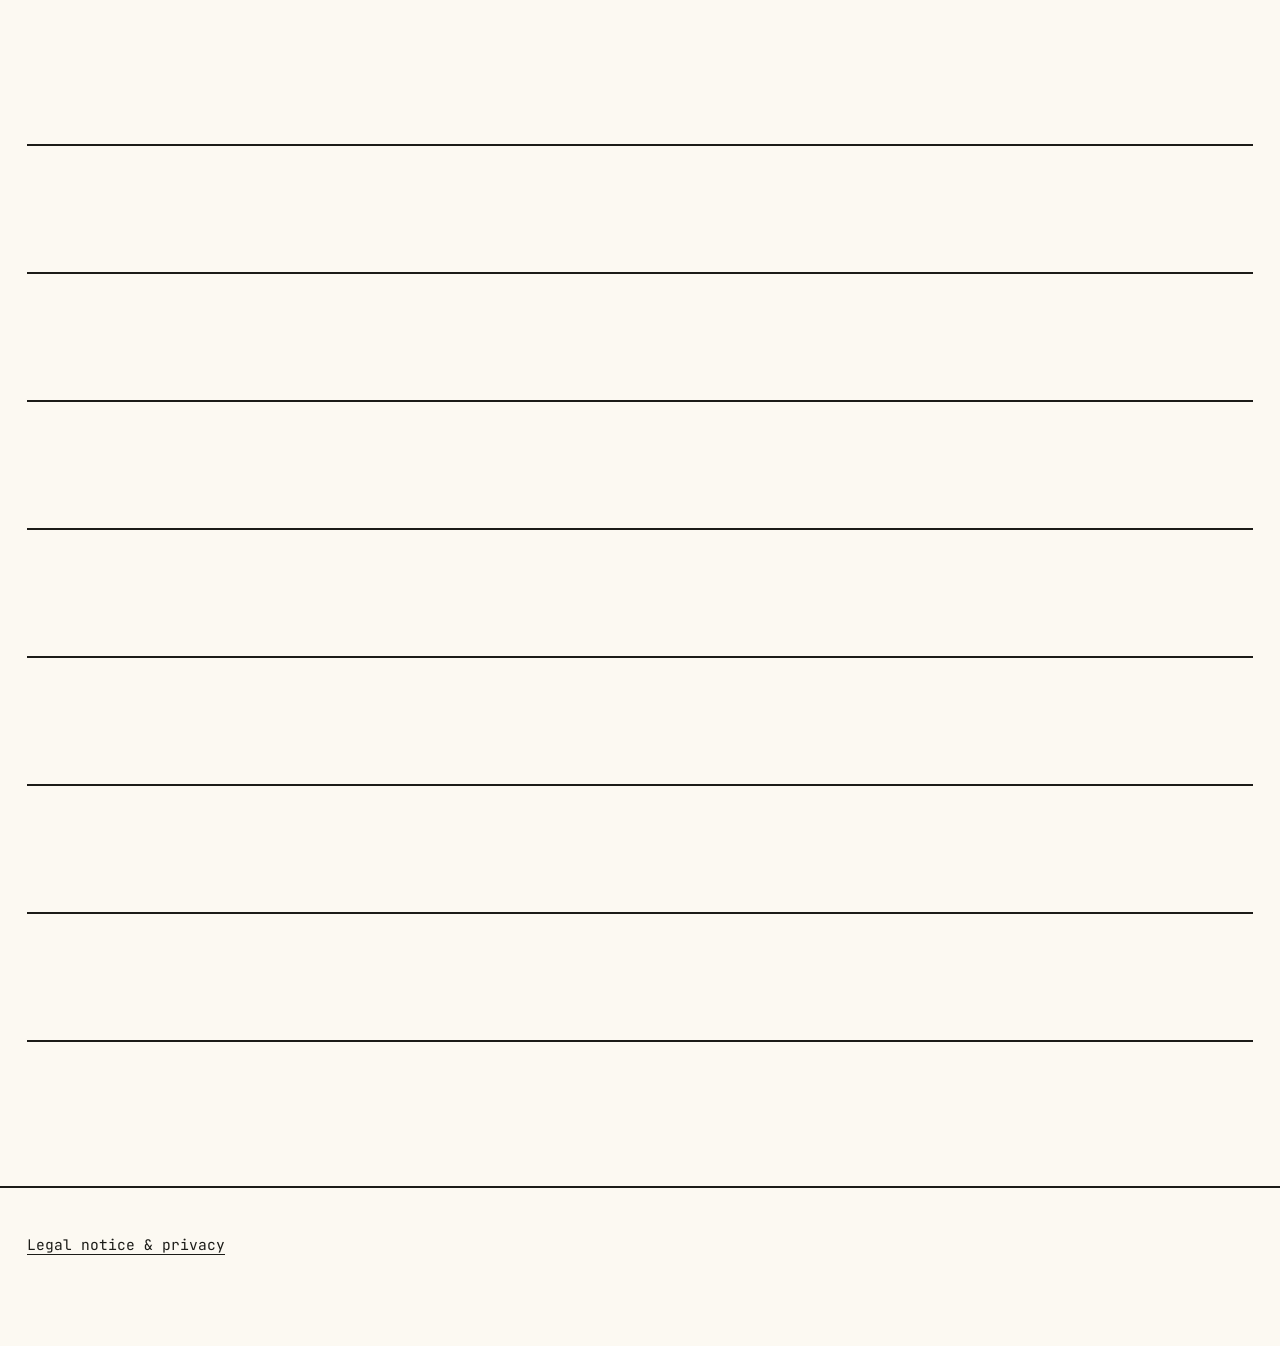
<file: site/index.html>
<!doctype html>
<html lang="en">
  <head>
    <meta charset="utf-8">
    <meta name="viewport" content="width=device-width, initial-scale=1">
    <title>Portfolio</title>
    <meta name="description" content="Personal portfolio: who I am, what I built, where to find me.">
    <link rel="icon" href="assets/favicon.svg" type="image/svg+xml">
    <link rel="stylesheet" href="assets/styles.css">
    <script type="module" src="assets/main.js"></script>
  </head>
  <body>
    <div id="progress" aria-hidden="true"></div>
    <main>
      <header id="bio" class="section"></header>
      <section id="cv" class="section"></section>
      <section id="events" class="section"></section>
      <section id="links" class="section"></section>
      <section id="certifications" class="section"></section>
      <section id="courses" class="section"></section>
      <section id="projects" class="section"></section>
      <section id="stats" class="section"></section>
      <section id="now" class="section"></section>
    </main>
    <footer>
      <a href="privacy.html">Legal notice &amp; privacy</a>
      <div id="colophon"></div>
    </footer>
  </body>
</html>
</file>
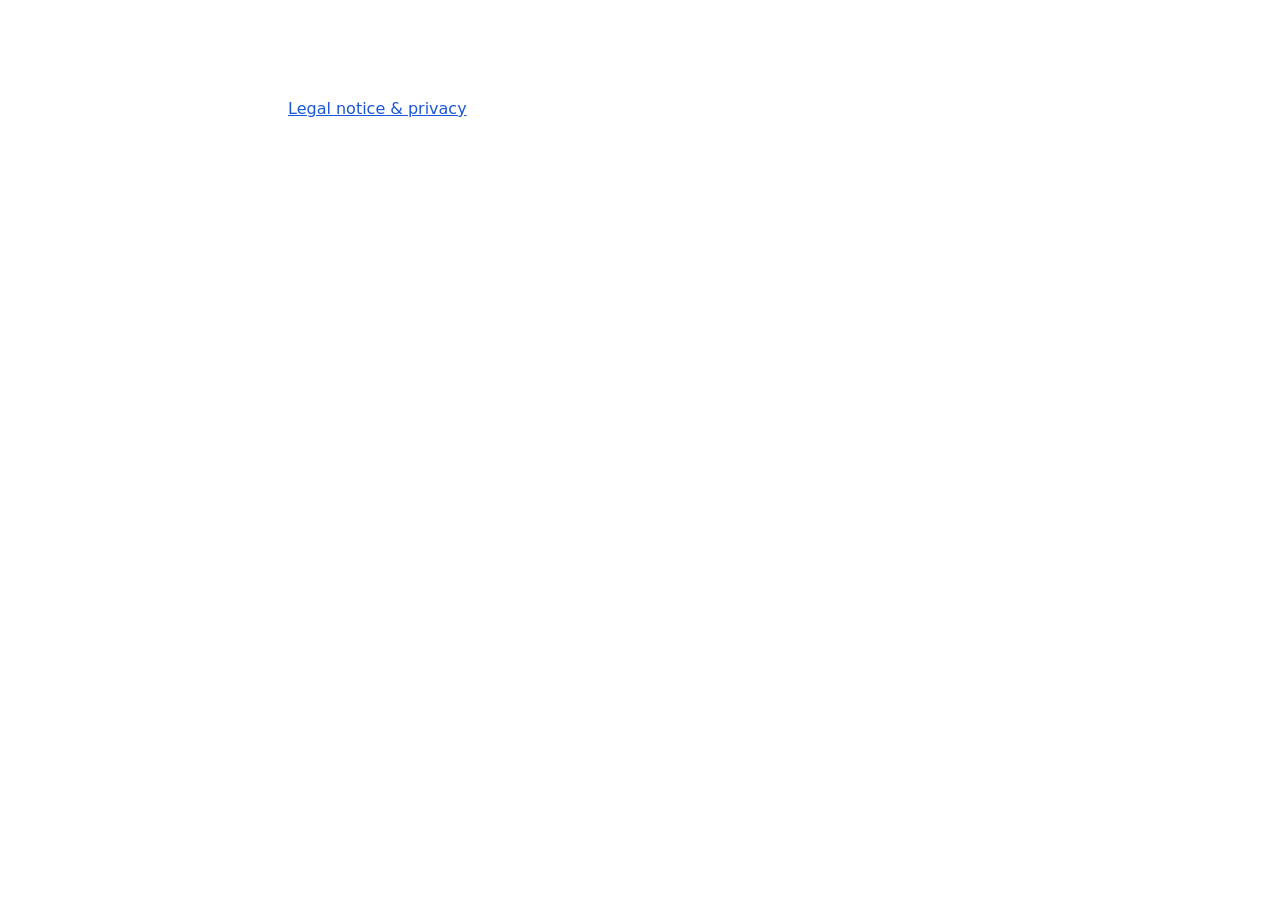
<file: checkpoints/analyst/site/index.html>
<!doctype html>
<html lang="en">
  <head>
    <meta charset="utf-8">
    <meta name="viewport" content="width=device-width, initial-scale=1">
    <title>Portfolio</title>
    <meta name="description" content="Personal portfolio: who I am, what I built, where to find me.">
    <link rel="icon" href="assets/favicon.svg" type="image/svg+xml">
    <link rel="stylesheet" href="assets/styles.css">
    <script type="module" src="assets/main.js"></script>
  </head>
  <body>
    <main>
      <header id="bio" class="section"></header>
      <section id="stats" class="section"></section>
      <section id="now" class="section"></section>
      <section id="projects" class="section"></section>
      <section id="events" class="section"></section>
      <section id="certifications" class="section"></section>
      <section id="courses" class="section"></section>
      <section id="links" class="section"></section>
      <section id="cv" class="section"></section>
    </main>
    <footer>
      <a href="privacy.html">Legal notice &amp; privacy</a>
      <div id="colophon"></div>
    </footer>
  </body>
</html>
</file>
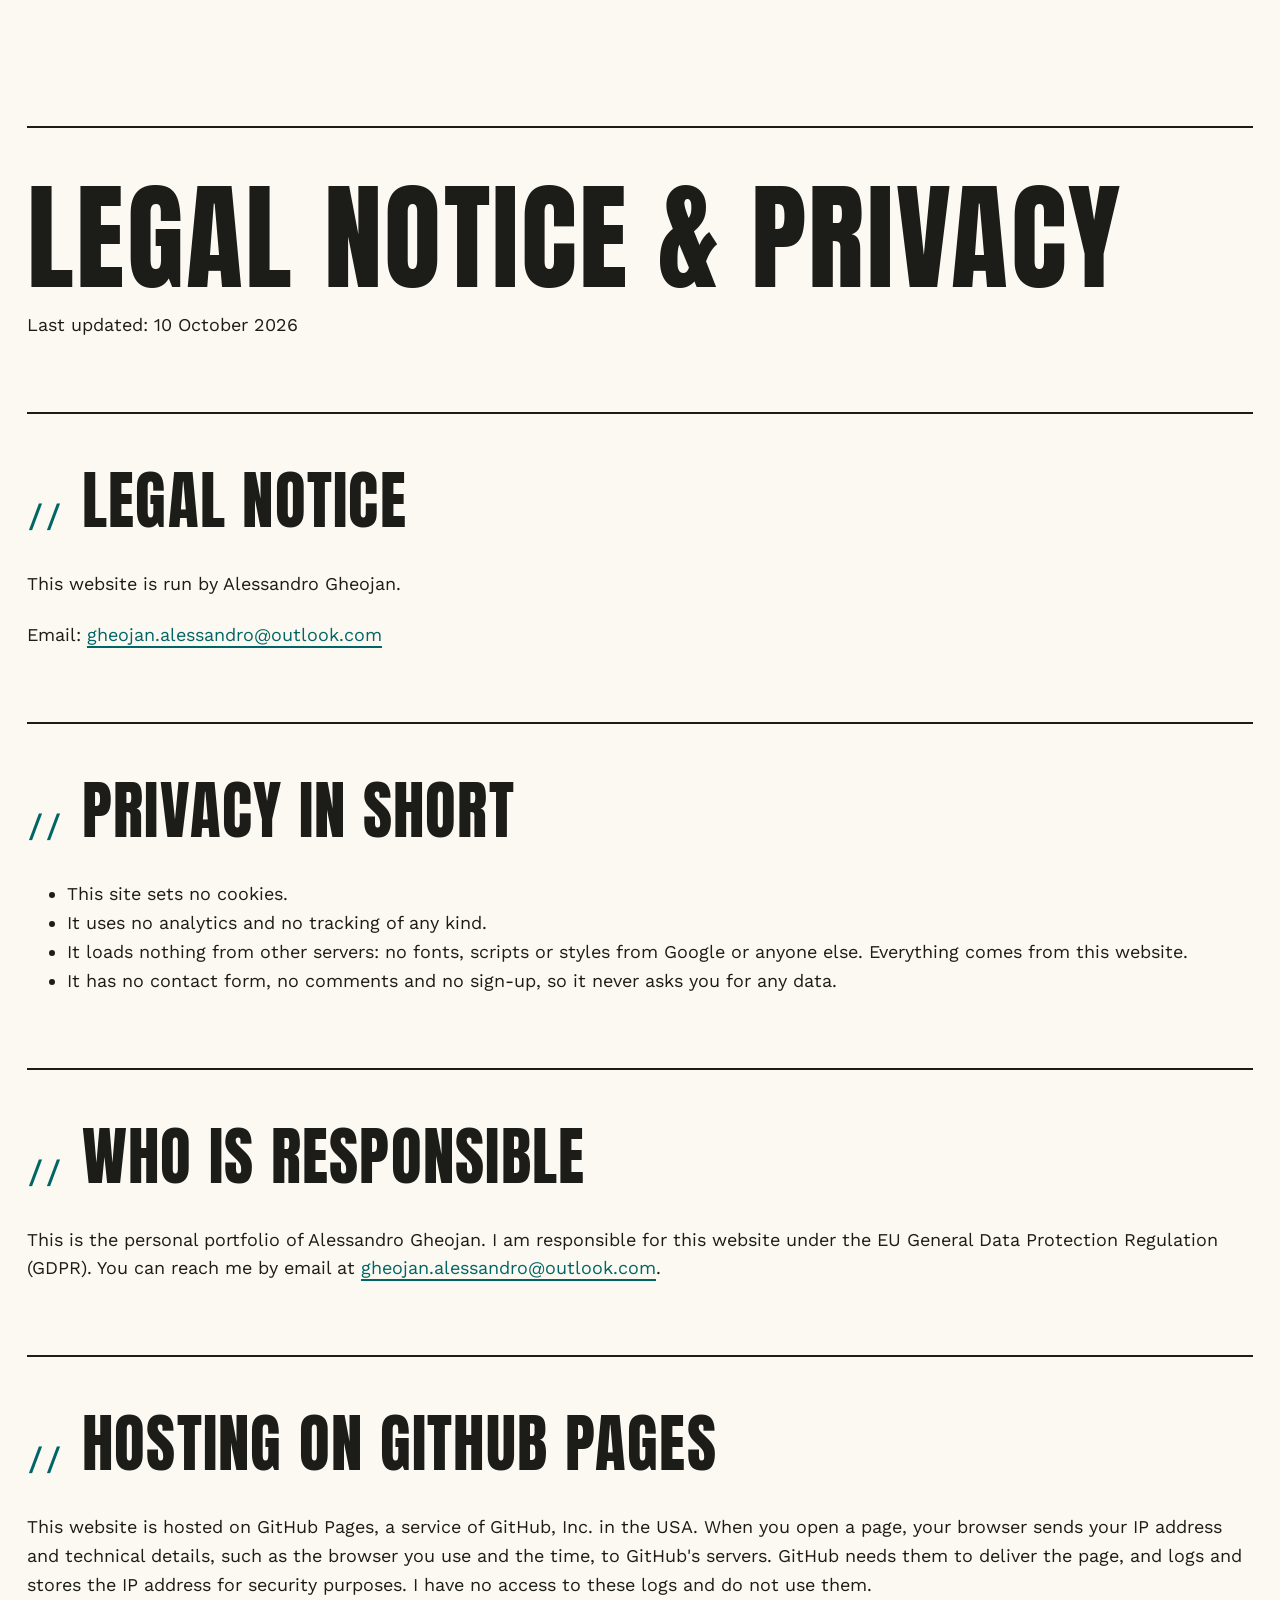
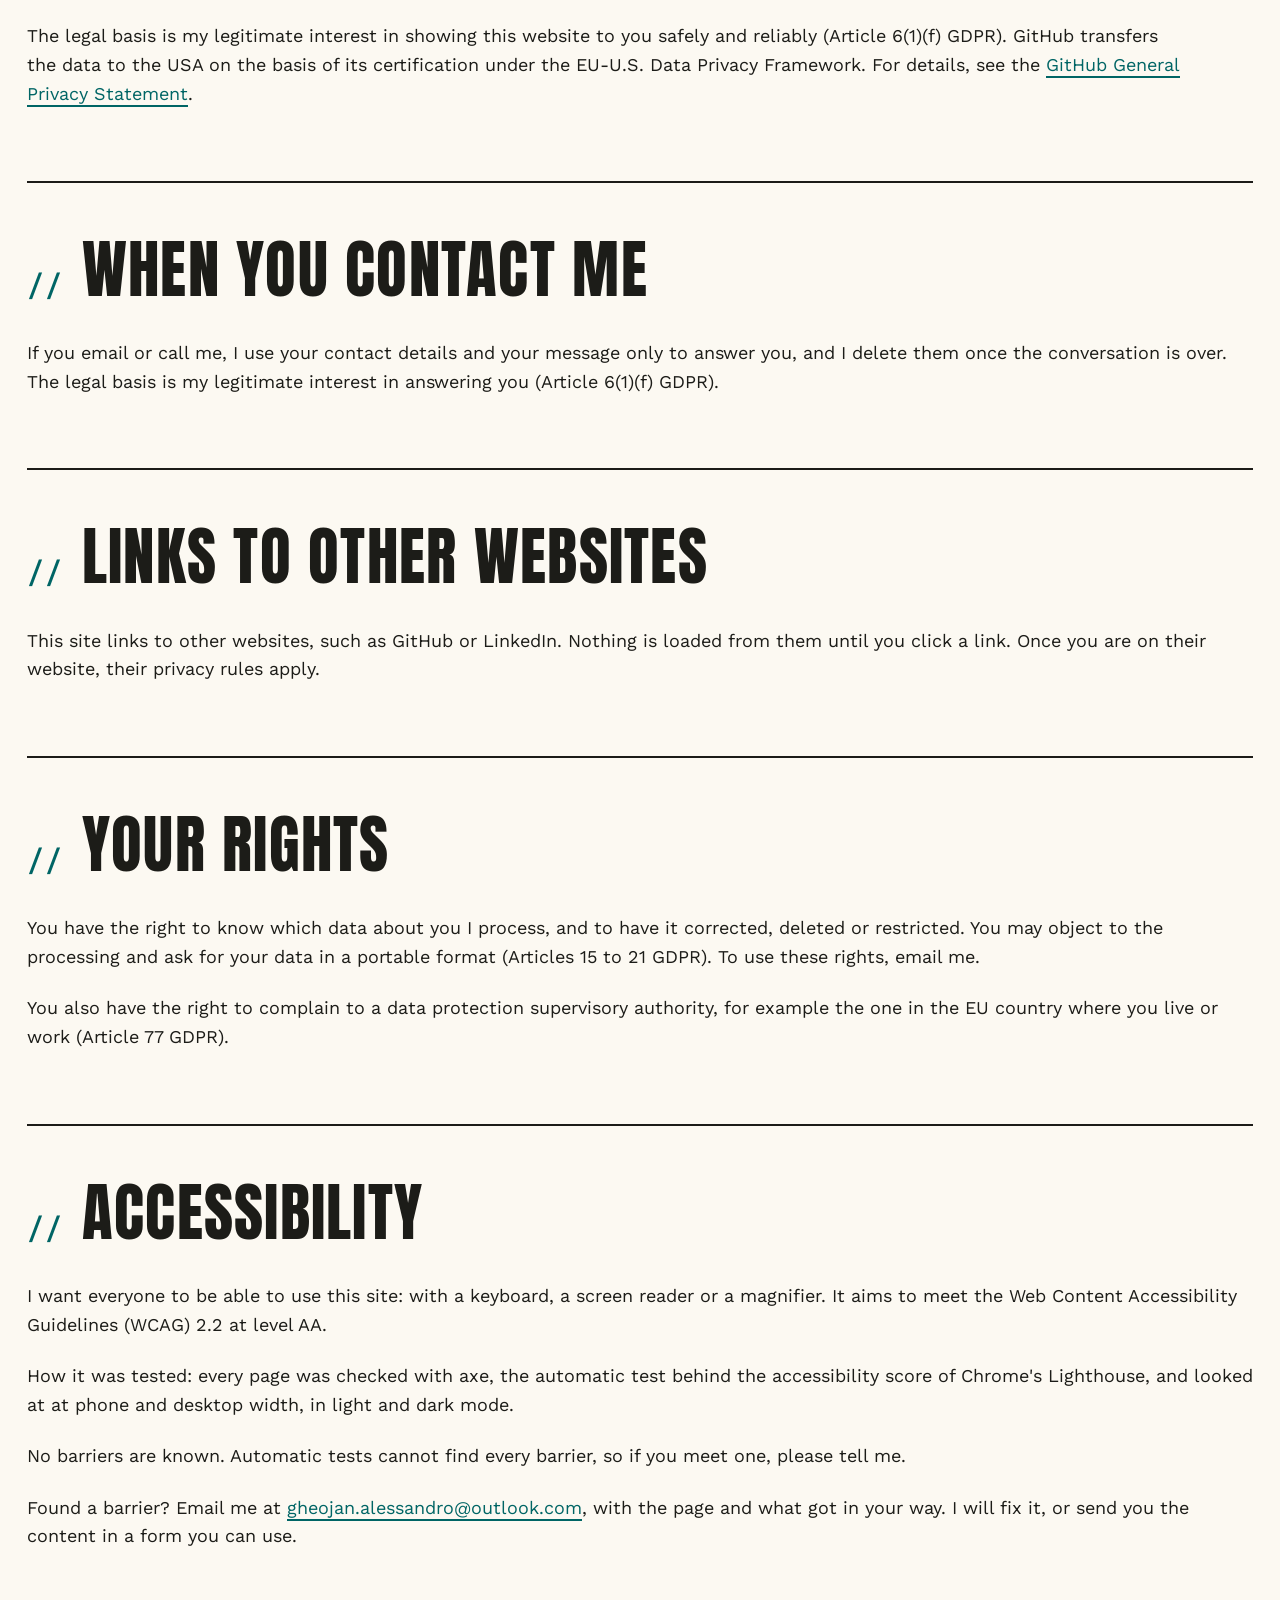
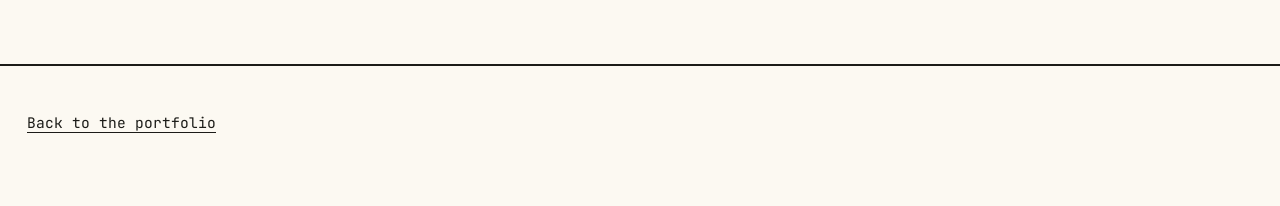
<file: site/privacy.html>
<!doctype html>
<html lang="en">
  <head>
    <meta charset="utf-8">
    <meta name="viewport" content="width=device-width, initial-scale=1">
    <title>Legal notice &amp; privacy · Alessandro Gheojan</title>
    <meta name="description" content="Who runs this portfolio site, how it handles your data, and how accessible it is.">
    <link rel="icon" href="assets/favicon.svg" type="image/svg+xml">
    <link rel="stylesheet" href="assets/styles.css">
  </head>
  <body>
    <main>
      <header class="section">
        <h1>Legal notice &amp; privacy</h1>
        <p>Last updated: 10 October 2026</p>
      </header>

      <section class="section" id="legal-notice">
        <h2>Legal notice</h2>
        <p>This website is run by Alessandro Gheojan.</p>
        <p>Email: <a href="mailto:gheojan.alessandro@outlook.com">gheojan.alessandro@outlook.com</a></p>
      </section>

      <section class="section" id="privacy">
        <h2>Privacy in short</h2>
        <ul>
          <li>This site sets no cookies.</li>
          <li>It uses no analytics and no tracking of any kind.</li>
          <li>It loads nothing from other servers: no fonts, scripts or styles from Google or anyone else. Everything comes from this website.</li>
          <li>It has no contact form, no comments and no sign-up, so it never asks you for any data.</li>
        </ul>
      </section>

      <section class="section">
        <h2>Who is responsible</h2>
        <p>This is the personal portfolio of Alessandro Gheojan. I am responsible for this website under the EU General Data Protection Regulation (GDPR). You can reach me by email at <a href="mailto:gheojan.alessandro@outlook.com">gheojan.alessandro@outlook.com</a>.</p>
      </section>

      <section class="section">
        <h2>Hosting on GitHub Pages</h2>
        <p>This website is hosted on GitHub Pages, a service of GitHub, Inc. in the USA. When you open a page, your browser sends your IP address and technical details, such as the browser you use and the time, to GitHub's servers. GitHub needs them to deliver the page, and logs and stores the IP address for security purposes. I have no access to these logs and do not use them.</p>
        <p>The legal basis is my legitimate interest in showing this website to you safely and reliably (Article 6(1)(f) GDPR). GitHub transfers the data to the USA on the basis of its certification under the EU-U.S. Data Privacy Framework. For details, see the <a href="https://docs.github.com/en/site-policy/privacy-policies/github-general-privacy-statement">GitHub General Privacy Statement</a>.</p>
      </section>

      <section class="section">
        <h2>When you contact me</h2>
        <p>If you email or call me, I use your contact details and your message only to answer you, and I delete them once the conversation is over. The legal basis is my legitimate interest in answering you (Article 6(1)(f) GDPR).</p>
      </section>

      <section class="section">
        <h2>Links to other websites</h2>
        <p>This site links to other websites, such as GitHub or LinkedIn. Nothing is loaded from them until you click a link. Once you are on their website, their privacy rules apply.</p>
      </section>

      <section class="section">
        <h2>Your rights</h2>
        <p>You have the right to know which data about you I process, and to have it corrected, deleted or restricted. You may object to the processing and ask for your data in a portable format (Articles 15 to 21 GDPR). To use these rights, email me.</p>
        <p>You also have the right to complain to a data protection supervisory authority, for example the one in the EU country where you live or work (Article 77 GDPR).</p>
      </section>

      <section class="section" id="accessibility">
        <h2>Accessibility</h2>
        <p>I want everyone to be able to use this site: with a keyboard, a screen reader or a magnifier. It aims to meet the Web Content Accessibility Guidelines (WCAG) 2.2 at level AA.</p>
        <p>How it was tested: every page was checked with axe, the automatic test behind the accessibility score of Chrome's Lighthouse, and looked at at phone and desktop width, in light and dark mode.</p>
        <p>No barriers are known. Automatic tests cannot find every barrier, so if you meet one, please tell me.</p>
        <p>Found a barrier? Email me at <a href="mailto:gheojan.alessandro@outlook.com">gheojan.alessandro@outlook.com</a>, with the page and what got in your way. I will fix it, or send you the content in a form you can use.</p>
      </section>
    </main>
    <footer>
      <a href="./">Back to the portfolio</a>
    </footer>
  </body>
</html>
</file>
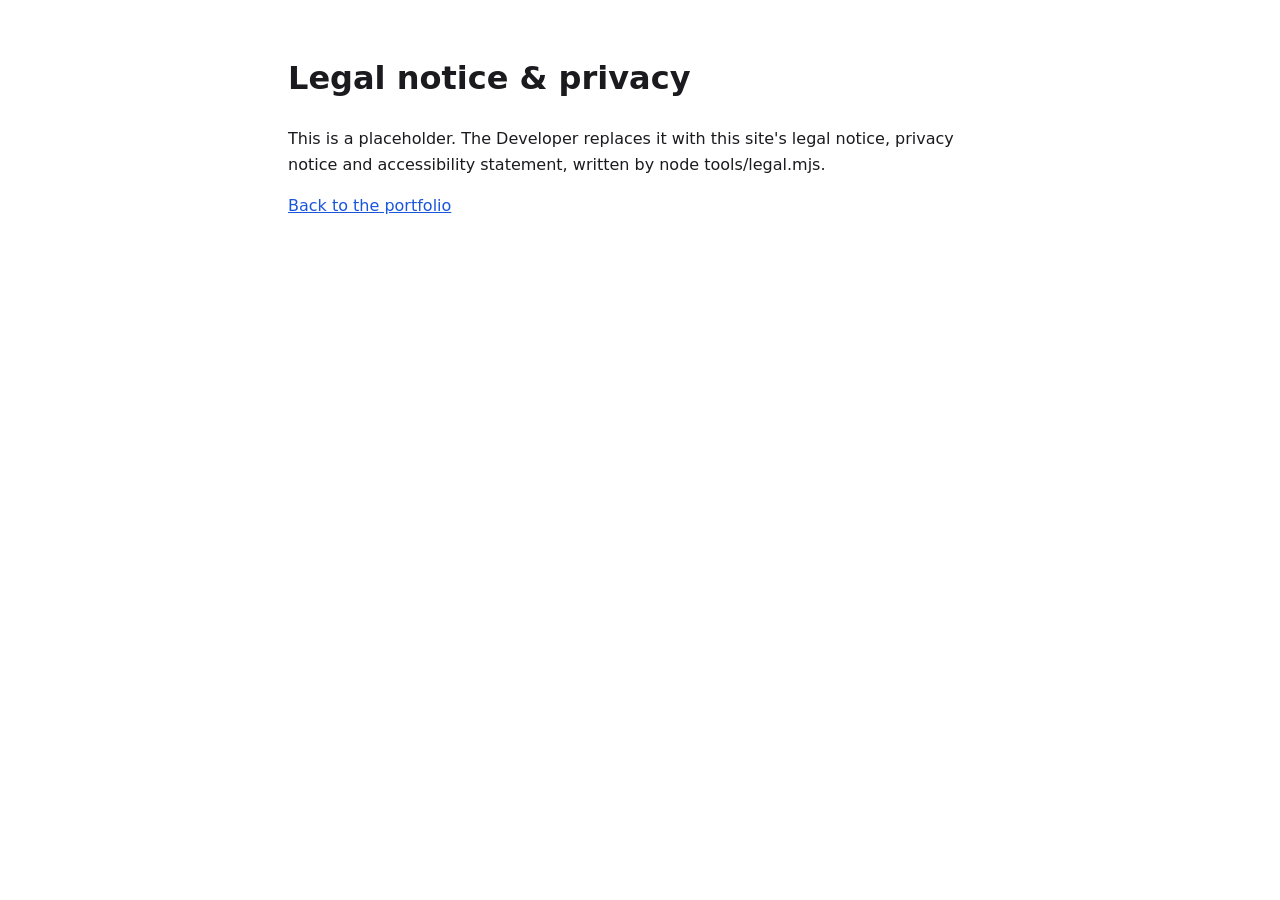
<file: checkpoints/analyst/site/privacy.html>
<!doctype html>
<html lang="en">
  <head>
    <meta charset="utf-8">
    <meta name="viewport" content="width=device-width, initial-scale=1">
    <title>Legal notice &amp; privacy</title>
    <link rel="icon" href="assets/favicon.svg" type="image/svg+xml">
    <link rel="stylesheet" href="assets/styles.css">
  </head>
  <body>
    <main data-placeholder="legal">
      <h1>Legal notice &amp; privacy</h1>
      <p>This is a placeholder. The Developer replaces it with this site's legal notice, privacy notice and accessibility statement, written by node tools/legal.mjs.</p>
      <p><a href="./">Back to the portfolio</a></p>
    </main>
  </body>
</html>
</file>
<file: site/assets/styles.css>
/* Anton 2.116, SIL Open Font License 1.1: fonts/anton/OFL.txt */
@font-face {
  font-family: "Anton";
  font-style: normal;
  font-weight: 400;
  font-display: swap;
  src: url("fonts/anton/anton-latin-400-normal.woff2") format("woff2");
}

/* Work Sans 2.012, SIL Open Font License 1.1: fonts/work-sans/OFL.txt */
@font-face {
  font-family: "Work Sans";
  font-style: normal;
  font-weight: 100 900;
  font-display: swap;
  src: url("fonts/work-sans/work-sans-latin-wght-normal.woff2") format("woff2");
}

/* JetBrains Mono 2.211, SIL Open Font License 1.1: fonts/jetbrains-mono/OFL.txt */
@font-face {
  font-family: "JetBrains Mono";
  font-style: normal;
  font-weight: 100 800;
  font-display: swap;
  src: url("fonts/jetbrains-mono/jetbrains-mono-latin-wght-normal.woff2") format("woff2");
}

:root {
  color-scheme: light dark;
  --background: light-dark(#fcf9f2, #121515);
  --surface: light-dark(#f6f3ec, #1c2222);
  --text: light-dark(#1c1c18, #f3f0e9);
  --muted: light-dark(#5f5e5e, #9c9b98);
  --accent: light-dark(#006565, #76d6d5);
  --on-accent: light-dark(#ffffff, #002020);

  --font-headings: "Anton", Impact, "Arial Narrow", sans-serif;
  --font-body: "Work Sans", system-ui, sans-serif;
  --font-details: "JetBrains Mono", ui-monospace, Menlo, Consolas, monospace;

  font-family: var(--font-body);
  font-size: 1.125rem;
  line-height: 1.6;
  color: var(--text);
  background-color: var(--background);
  accent-color: var(--accent);
}

/* Cross-document view transition to/from privacy.html */
@media (prefers-reduced-motion: no-preference) {
  @view-transition {
    navigation: auto;
  }
}

/* Reset & Base Elements */
*,
*::before,
*::after {
  box-sizing: border-box;
}

body {
  margin: 0;
  padding: 0;
  background-color: var(--background);
  color: var(--text);
  overflow-wrap: break-word;
}

/* Reading progress line signature */
#progress {
  position: fixed;
  inset-inline-start: 0;
  inset-block-start: 0;
  inline-size: 100%;
  block-size: 4px;
  background-color: var(--accent);
  z-index: 1000;
  transform-origin: 0 50%;
  transform: scaleX(0);
}

@media (prefers-reduced-motion: no-preference) {
  @supports (animation-timeline: scroll()) {
    @keyframes grow-progress {
      from { transform: scaleX(0); }
      to { transform: scaleX(1); }
    }

    #progress {
      animation: grow-progress auto linear;
      animation-timeline: scroll();
    }
  }
}

@media (prefers-reduced-motion: reduce) {
  #progress {
    display: none;
  }
}

/* Page Layout */
main,
footer {
  inline-size: 100%;
  max-inline-size: 72rem;
  margin-inline: auto;
  padding-inline: 1.5rem;
}

main {
  padding-block: 3rem 5rem;
}

/* Section Spacing & 2px Border Dividing Rules */
.section {
  border-block-start: 2px solid var(--text);
  padding-block-start: 3rem;
  margin-block-start: 4rem;
}

#bio.section {
  border-block-start: none;
  padding-block-start: 1rem;
  margin-block-start: 0;
}

/* Headings */
h1, h2, h3, h4 {
  font-family: var(--font-headings);
  font-weight: 400;
  text-transform: uppercase;
  letter-spacing: 0.02em;
  margin-block-start: 0;
  color: var(--text);
  text-wrap: balance;
}

h1 {
  font-size: clamp(3rem, 10vw, 6.5rem);
  line-height: 0.95;
  margin-block-end: 1rem;
  display: flex;
  flex-wrap: wrap;
  align-items: center;
  gap: 1rem;
}

h2 {
  font-size: clamp(2rem, 5vw, 3.5rem);
  line-height: 1.05;
  margin-block-end: 2rem;
  display: flex;
  align-items: baseline;
  gap: 1rem;
}

h2::before {
  content: "// " / "";
  font-family: var(--font-details);
  font-size: 0.45em;
  font-weight: 500;
  letter-spacing: 0.05em;
  color: var(--accent);
}

h3 {
  font-size: 1.5rem;
  line-height: 1.2;
  margin-block-end: 0.75rem;
}

h4 {
  font-size: 1.25rem;
  line-height: 1.25;
  margin-block-end: 0.5rem;
}

p {
  margin-block: 0 1.25rem;
  text-wrap: pretty;
}

/* Links & Focus States */
a {
  color: var(--accent);
  text-decoration-thickness: 2px;
  text-underline-offset: 0.25em;
  transition: color 150ms ease-out, background-color 150ms ease-out;
}

a:hover {
  background-color: color-mix(in srgb, var(--accent) 15%, transparent);
}

:where(a, button):focus-visible {
  outline: 2px solid var(--accent);
  outline-offset: 3px;
}

/* Monospace Details & Periods */
.headline {
  font-size: 1.25rem;
  font-weight: 500;
  color: var(--muted);
  margin-block-end: 2rem;
  max-inline-size: 48rem;
}

.period,
.credential-id,
time,
.fact-label {
  font-family: var(--font-details);
  font-size: 0.8125rem;
  letter-spacing: 0.05em;
}

.period {
  color: var(--muted);
  margin-block-end: 0.75rem;
  text-transform: uppercase;
}

/* Personal Detail: Gymnastics Rings Badge next to name */
.badge-rings {
  display: inline-block;
  inline-size: 2.25rem;
  block-size: 2.25rem;
  background-color: var(--accent);
  -webkit-mask: url("rings.svg") no-repeat center / contain;
  mask: url("rings.svg") no-repeat center / contain;
  vertical-align: middle;
}

/* Hero First Screen Content */
.pitch {
  font-size: 1.375rem;
  line-height: 1.45;
  font-weight: 500;
  color: var(--text);
  border-inline-start: 4px solid var(--accent);
  padding-inline-start: 1.25rem;
  margin-block: 2rem;
  max-inline-size: 54rem;
}

.availability {
  display: inline-block;
  background-color: var(--surface);
  border: 2px solid var(--text);
  padding: 1rem 1.25rem;
  font-weight: 500;
  margin-block: 1rem 2rem;
}

.availability a {
  display: inline-block;
  background-color: var(--accent);
  color: var(--on-accent);
  padding: 0.4rem 0.9rem;
  margin-inline-start: 0.75rem;
  text-decoration: none;
  font-family: var(--font-details);
  font-size: 0.875rem;
  letter-spacing: 0.05em;
  text-transform: uppercase;
  font-weight: 700;
}

.availability a:hover {
  background-color: var(--text);
  color: var(--background);
}

.facts {
  display: flex;
  flex-wrap: wrap;
  gap: 0.75rem 1.5rem;
  list-style: none;
  padding: 0;
  margin-block: 0 2rem;
  font-family: var(--font-details);
  font-size: 0.875rem;
}

.facts li {
  background-color: var(--surface);
  border: 1px solid var(--text);
  padding: 0.4rem 0.75rem;
}

.fact-label {
  color: var(--muted);
  text-transform: uppercase;
  margin-inline-end: 0.4rem;
}

/* CV Lists (Experience & Education) */
.cv-list {
  list-style: none;
  padding: 0;
  margin: 0;
  display: grid;
  grid-template-columns: 1fr;
  gap: 1.5rem;
  margin-block-end: 3rem;
}

@media (min-width: 48rem) {
  .cv-list {
    grid-template-columns: repeat(2, 1fr);
  }
}

.cv-list li {
  background-color: var(--surface);
  border: 2px solid var(--text);
  padding: 1.5rem;
}

.cv-list h4 {
  font-family: var(--font-headings);
  font-size: 1.25rem;
  margin-block-end: 0.4rem;
}

/* Skills: Technical block banners */
.skills {
  list-style: none;
  padding: 0;
  margin: 0;
  display: flex;
  flex-wrap: wrap;
  gap: 0.5rem;
  margin-block-end: 2rem;
}

.skills li {
  font-family: var(--font-details);
  font-size: 0.875rem;
  font-weight: 600;
  letter-spacing: 0.04em;
  background-color: var(--surface);
  border: 2px solid var(--text);
  padding: 0.4rem 0.8rem;
  color: var(--text);
}

.skills li:hover {
  border-color: var(--accent);
  color: var(--accent);
}

/* Events */
.events {
  list-style: none;
  padding: 0;
  margin: 0;
  display: grid;
  grid-template-columns: 1fr;
  gap: 1.5rem;
  margin-block-end: 2.5rem;
}

.event {
  background-color: var(--surface);
  border: 2px solid var(--text);
  padding: 1.5rem;
}

.event-badge {
  display: flex;
  flex-wrap: wrap;
  align-items: center;
  gap: 0.75rem;
  font-family: var(--font-headings);
  font-size: 1.5rem;
}

.event-badge .role {
  font-family: var(--font-details);
  font-size: 0.75rem;
  font-weight: 700;
  text-transform: uppercase;
  letter-spacing: 0.08em;
  background-color: var(--accent);
  color: var(--on-accent);
  padding: 0.25rem 0.6rem;
  border: 1px solid var(--text);
}

.sessions {
  list-style: none;
  padding: 0;
  margin-block-start: 1rem;
}

.session {
  margin-block-start: 0.5rem;
}

.session-badge {
  display: inline-flex;
  flex-wrap: wrap;
  align-items: center;
  gap: 0.5rem;
  border: 1px solid var(--text);
  background-color: var(--background);
  padding: 0.35rem 0.65rem;
  font-size: 0.9375rem;
}

.session-badge .type {
  font-family: var(--font-details);
  font-size: 0.75rem;
  font-weight: 700;
  text-transform: uppercase;
  letter-spacing: 0.06em;
  color: var(--accent);
}

/* Certifications & Courses */
.certifications {
  list-style: none;
  padding: 0;
  margin: 0;
  display: grid;
  grid-template-columns: 1fr;
  gap: 1.5rem;
  margin-block-end: 2.5rem;
}

@media (min-width: 48rem) {
  .certifications {
    grid-template-columns: repeat(2, 1fr);
  }
}

.certification {
  background-color: var(--surface);
  border: 2px solid var(--text);
  padding: 1.5rem;
}

.certification h3 {
  font-size: 1.25rem;
  margin-block-end: 0.4rem;
}

/* Links (Find Me) */
.links {
  list-style: none;
  padding: 0;
  margin: 0;
  display: flex;
  flex-wrap: wrap;
  gap: 1rem;
}

.links li a {
  display: inline-flex;
  align-items: center;
  gap: 0.5rem;
  font-family: var(--font-details);
  font-size: 1rem;
  font-weight: 600;
  letter-spacing: 0.04em;
  text-transform: uppercase;
  background-color: var(--surface);
  border: 2px solid var(--text);
  color: var(--text);
  padding: 0.75rem 1.25rem;
  text-decoration: none;
}

.links li a::after {
  content: " ↗";
  font-family: system-ui, sans-serif;
  color: var(--accent);
}

.links li a:hover {
  background-color: var(--accent);
  color: var(--on-accent);
  border-color: var(--accent);
}

.links li a:hover::after {
  color: var(--on-accent);
}

/* Projects */
.projects {
  list-style: none;
  padding: 0;
  margin: 0;
  display: grid;
  grid-template-columns: 1fr;
  gap: 1.5rem;
}

@media (min-width: 44rem) {
  .projects {
    grid-template-columns: repeat(2, 1fr);
  }
}

.project {
  background-color: var(--surface);
  border: 2px solid var(--text);
  padding: 1.5rem;
  display: flex;
  flex-direction: column;
}

.project h3 {
  font-size: 1.5rem;
  margin-block-end: 0.75rem;
}

.project-links {
  margin-block-start: auto;
  padding-block-start: 1rem;
  display: flex;
  flex-wrap: wrap;
  gap: 1rem;
  font-family: var(--font-details);
  font-size: 0.875rem;
}

/* Footer & Colophon */
footer {
  border-block-start: 2px solid var(--text);
  padding-block: 2.5rem 4rem;
  font-family: var(--font-details);
  font-size: 0.8125rem;
  color: var(--muted);
}

footer a {
  color: var(--text);
  text-decoration-thickness: 1px;
}

footer a:hover {
  color: var(--accent);
}

#colophon {
  margin-block-start: 1rem;
  line-height: 1.6;
}

#colophon .vat {
  color: var(--text);
  font-weight: 600;
}
</file>
<file: checkpoints/analyst/site/assets/styles.css>
/* Plain starting styles. The Developer role replaces them with the design brief. */
:root {
  color-scheme: light dark;
  --text: light-dark(#1b1b1f, #ececf1);
  --muted: light-dark(#5a5a66, #a8a8b3);
  --background: light-dark(#ffffff, #121216);
  --accent: light-dark(#1a56db, #8fb2ff);
  font-family: system-ui, sans-serif;
  line-height: 1.6;
  color: var(--text);
  background: var(--background);
}

body {
  margin: 0;
}

main,
footer {
  max-width: 44rem;
  margin-inline: auto;
  padding: 2rem 1.25rem;
}

a {
  color: var(--accent);
}

.headline,
.period {
  color: var(--muted);
}

.projects,
.links,
.cv-list {
  list-style: none;
  padding: 0;
}

.project,
.cv-list li {
  margin-block-end: 1.5rem;
}

.project-links,
.links,
.skills {
  display: flex;
  flex-wrap: wrap;
  gap: 1rem;
}

.skills {
  padding: 0;
  list-style: none;
}

.photo {
  border-radius: 50%;
}

.role,
.type {
  color: var(--muted);
}

.project-image {
  max-width: 100%;
  height: auto;
}
</file>
